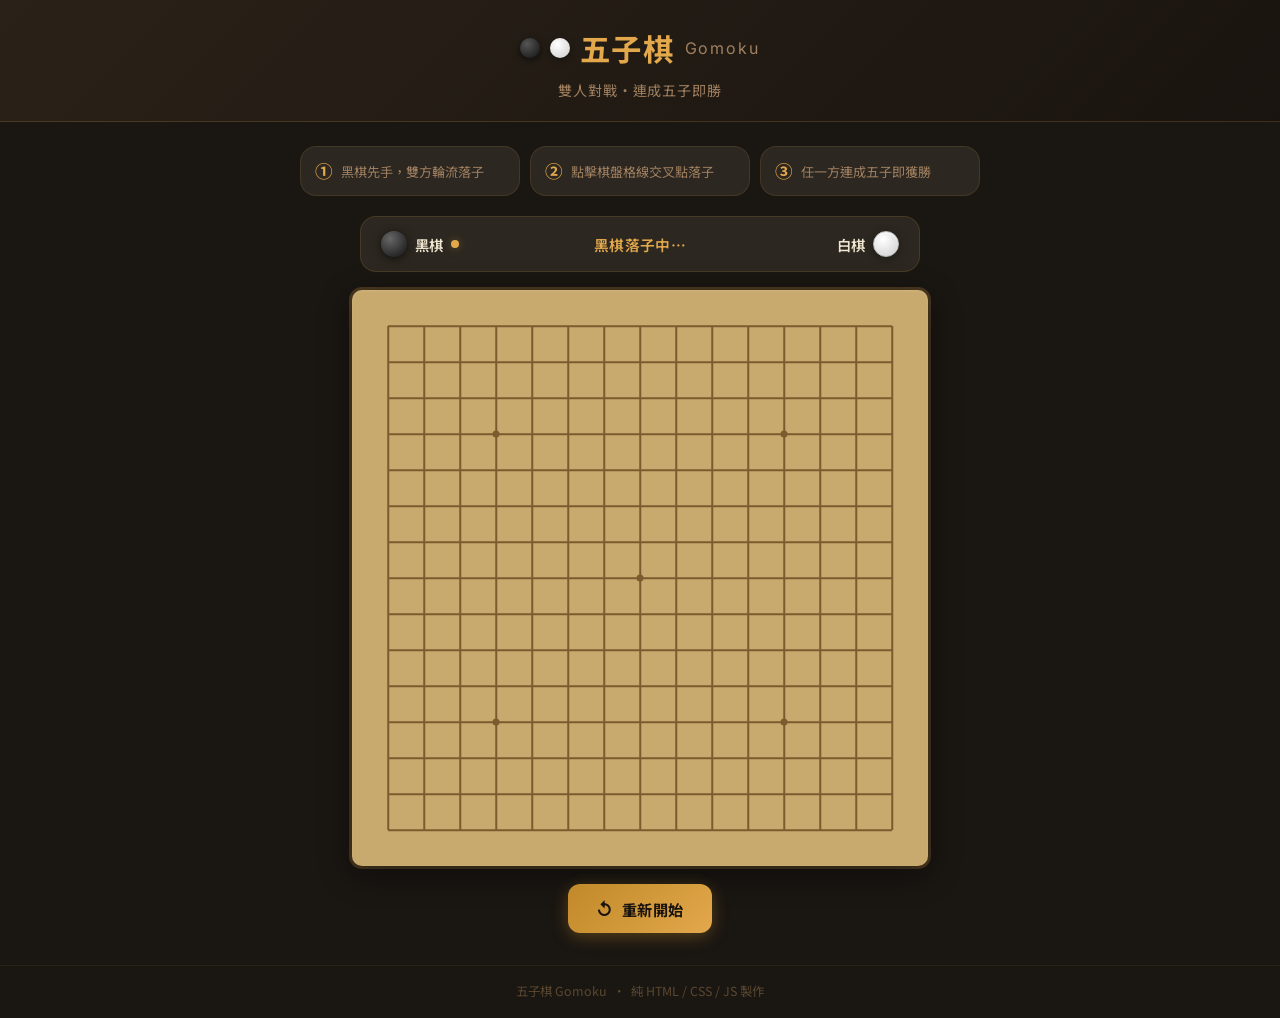
<file: index.html>
<!DOCTYPE html>
<html lang="zh-TW">
<head>
  <meta charset="UTF-8" />
  <meta name="viewport" content="width=device-width, initial-scale=1.0" />
  <meta name="description" content="五子棋雙人對戰遊戲，在棋盤上連成五子即獲勝。支援手機與電腦瀏覽。" />
  <title>五子棋 · Gomoku</title>
  <link rel="preconnect" href="https://fonts.googleapis.com" />
  <link rel="preconnect" href="https://fonts.gstatic.com" crossorigin />
  <link href="https://fonts.googleapis.com/css2?family=Noto+Sans+TC:wght@400;500;700&family=Inter:wght@400;600;700&display=swap" rel="stylesheet" />
  <link rel="stylesheet" href="style.css" />
</head>
<body>
  <div class="page-wrapper">

    <!-- Header -->
    <header class="site-header">
      <div class="header-inner">
        <div class="logo">
          <span class="logo-stone black-stone-icon"></span>
          <span class="logo-stone white-stone-icon"></span>
          <span class="logo-text">五子棋</span>
          <span class="logo-sub">Gomoku</span>
        </div>
        <p class="tagline">雙人對戰・連成五子即勝</p>
      </div>
    </header>

    <!-- Main content -->
    <main class="main-content">

      <!-- How to play -->
      <section class="howto-section" id="howto">
        <div class="howto-cards">
          <div class="howto-card">
            <span class="howto-icon">①</span>
            <p>黑棋先手，雙方輪流落子</p>
          </div>
          <div class="howto-card">
            <span class="howto-icon">②</span>
            <p>點擊棋盤格線交叉點落子</p>
          </div>
          <div class="howto-card">
            <span class="howto-icon">③</span>
            <p>任一方連成五子即獲勝</p>
          </div>
        </div>
      </section>

      <!-- Game area -->
      <section class="game-section">

        <!-- Status bar -->
        <div class="status-bar" id="status-bar">
          <div class="status-player" id="black-player">
            <div class="player-stone black-stone-icon"></div>
            <span class="player-label">黑棋</span>
            <div class="turn-indicator" id="black-indicator"></div>
          </div>

          <div class="status-center">
            <p class="status-text" id="status-text">黑棋落子中…</p>
          </div>

          <div class="status-player" id="white-player">
            <div class="turn-indicator" id="white-indicator"></div>
            <span class="player-label">白棋</span>
            <div class="player-stone white-stone-icon"></div>
          </div>
        </div>

        <!-- Board wrapper -->
        <div class="board-outer">
          <div class="board-container">
            <div class="board" id="board" role="grid" aria-label="五子棋棋盤"></div>
          </div>
        </div>

        <!-- Controls -->
        <div class="controls">
          <button class="btn-restart" id="btn-restart" type="button">
            <span class="btn-icon">↺</span>
            重新開始
          </button>
        </div>

      </section>
    </main>

    <!-- Win overlay -->
    <div class="overlay hidden" id="win-overlay" role="dialog" aria-modal="true" aria-labelledby="win-title">
      <div class="overlay-card">
        <div class="win-stones" id="win-stones">
          <span class="big-stone" id="win-stone-icon"></span>
        </div>
        <h2 class="win-title" id="win-title">黑棋獲勝！</h2>
        <p class="win-sub">恭喜連成五子！</p>
        <button class="btn-restart btn-large" id="btn-restart-overlay" type="button">
          <span class="btn-icon">↺</span>
          再玩一局
        </button>
      </div>
    </div>

    <footer class="site-footer">
      <p>五子棋 Gomoku &nbsp;·&nbsp; 純 HTML / CSS / JS 製作</p>
    </footer>
  </div>

  <script src="script.js"></script>
</body>
</html>
</file>
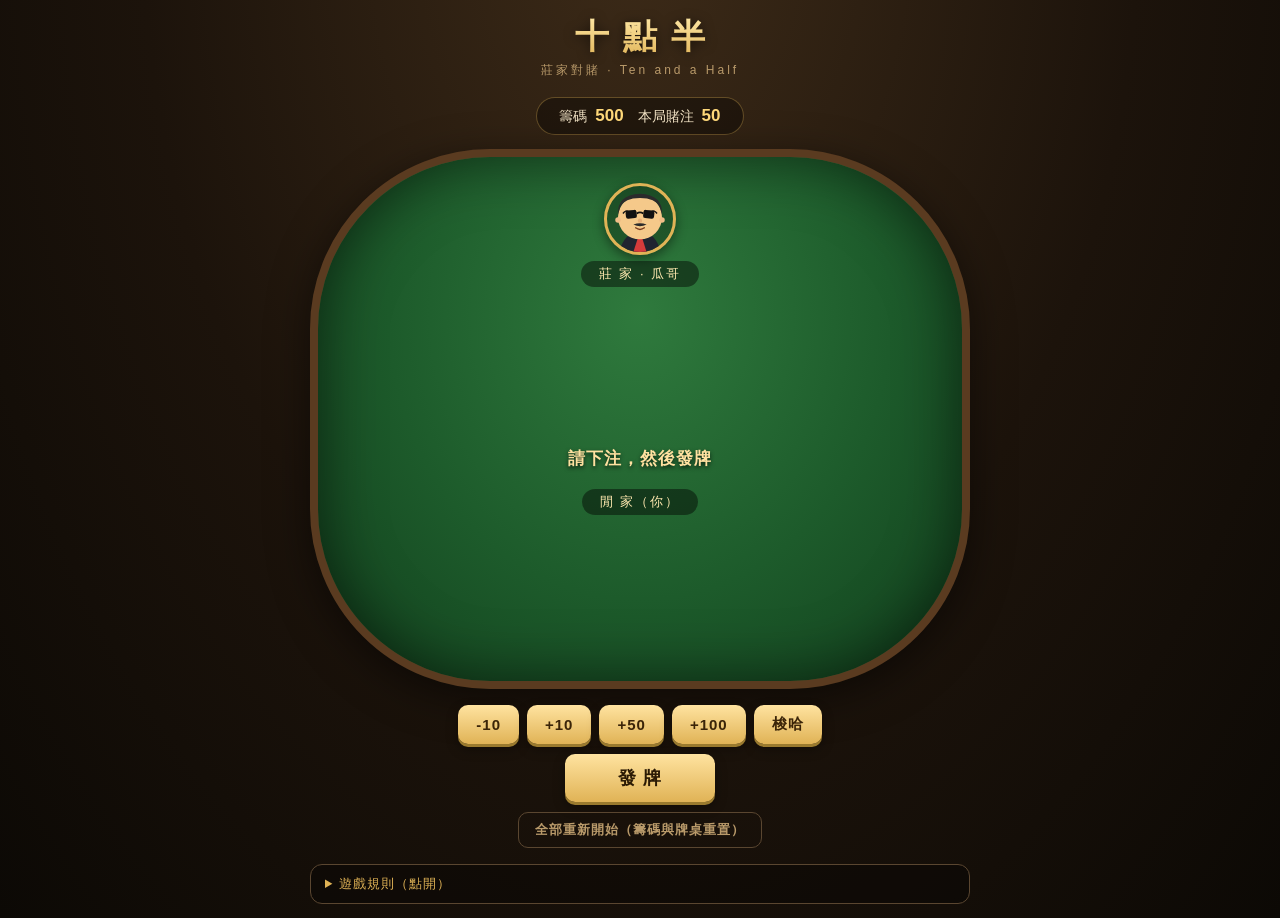
<file: shidianban/index.html>
<!DOCTYPE html>
<html lang="zh-Hant">
<head>
<meta charset="UTF-8">
<meta name="viewport" content="width=device-width, initial-scale=1.0">
<title>十點半 · 莊家對賭</title>
<style>
  *{box-sizing:border-box;margin:0;padding:0}
  body{
    font-family:'Noto Sans TC','Microsoft JhengHei','PingFang TC',sans-serif;
    min-height:100vh;
    display:flex;flex-direction:column;align-items:center;
    color:#f5e6c8;
    background:radial-gradient(ellipse at 50% -10%, #3d2b18 0%, #1c130b 55%, #0c0905 100%);
    padding:14px;
  }
  header{text-align:center;margin-bottom:10px}
  header h1{
    font-size:34px;letter-spacing:14px;text-indent:14px;
    background:linear-gradient(180deg,#ffe9a8,#e0b356);
    -webkit-background-clip:text;background-clip:text;
    -webkit-text-fill-color:transparent;color:transparent;
    filter:drop-shadow(0 2px 6px rgba(0,0,0,.6));
  }
  header .sub{font-size:12px;letter-spacing:3px;color:#b99a6a;margin-top:2px}

  .chipsbar{
    display:flex;gap:14px;align-items:center;
    background:rgba(0,0,0,.35);border:1px solid rgba(224,179,86,.35);
    border-radius:999px;padding:8px 22px;margin:8px 0 14px;font-size:14px;
  }
  .chipsbar b{color:#ffd97a;font-size:17px;margin-left:4px}

  .table{
    width:min(660px,96vw);
    background:radial-gradient(ellipse at 50% 30%, #2f7a3d 0%, #1d5b2b 55%, #12401d 100%);
    border-radius:180px;border:8px solid #5a3b20;
    box-shadow:inset 0 0 60px rgba(0,0,0,.55), 0 10px 40px rgba(0,0,0,.5);
    padding:26px 18px;
    display:flex;flex-direction:column;gap:14px;
  }
  .seat{text-align:center;position:relative}
  .seat-label{
    display:inline-block;font-size:13px;letter-spacing:2px;
    background:rgba(0,0,0,.45);border-radius:999px;padding:4px 18px;color:#ffe9b0;
  }
  .seat-total{
    font-size:13px;color:#ffe9b0;margin-top:4px;min-height:18px;
  }
  .dealer-avatar{
    width:72px;height:72px;margin:0 auto 6px;border-radius:50%;
    background:rgba(0,0,0,.25);border:3px solid #e0b356;
    box-shadow:0 4px 12px rgba(0,0,0,.45);overflow:hidden;
  }
  .dealer-avatar svg{width:100%;height:100%;display:block}

  .boom{position:absolute;left:50%;top:55%;width:0;height:0;pointer-events:none;z-index:20}
  .boom .flash{
    position:absolute;left:0;top:0;width:90px;height:90px;margin:-45px 0 0 -45px;border-radius:50%;
    background:radial-gradient(circle,#fffbe8 0%,#ffd54a 35%,#ff7a00 70%,rgba(255,60,0,0) 100%);
    animation:boomflash .55s ease-out forwards;
  }
  @keyframes boomflash{0%{transform:scale(.2);opacity:1}100%{transform:scale(2.4);opacity:0}}
  .boom .emoji{
    position:absolute;left:0;top:0;margin:-28px 0 0 -28px;font-size:56px;
    animation:boomemoji .8s ease-out forwards;
  }
  @keyframes boomemoji{0%{transform:scale(.3);opacity:0}25%{transform:scale(1.2);opacity:1}100%{transform:scale(1.6) translateY(-42px);opacity:0}}
  .boom .particle{
    position:absolute;width:9px;height:9px;border-radius:2px;left:0;top:0;margin:-4px 0 0 -4px;
    background:var(--col);animation:boomfly .85s cubic-bezier(.2,.6,.3,1) forwards;
  }
  @keyframes boomfly{
    from{transform:translate(0,0) rotate(0);opacity:1}
    to{transform:translate(var(--dx),var(--dy)) rotate(var(--rot));opacity:0}
  }
  .seat.shake{animation:shaket .5s}
  @keyframes shaket{0%,100%{transform:translateX(0)}20%{transform:translateX(-10px)}40%{transform:translateX(9px)}60%{transform:translateX(-6px)}80%{transform:translateX(4px)}}
  .cards{
    display:flex;justify-content:center;flex-wrap:wrap;gap:6px;min-height:118px;
    padding:10px 0 4px;
  }
  .mid{min-height:34px;display:flex;align-items:center;justify-content:center}
  .msg{
    font-size:17px;font-weight:600;letter-spacing:1px;text-align:center;
    text-shadow:0 2px 4px rgba(0,0,0,.7);color:#ffe1a0;
  }
  .msg.win{color:#8be89b}.msg.lose{color:#ff8b8b}.msg.push{color:#ffe1a0}

  .card{
    position:relative;width:62px;height:92px;border-radius:9px;
    background:linear-gradient(160deg,#ffffff,#ece9e4);
    box-shadow:0 3px 8px rgba(0,0,0,.45), inset 0 0 0 1px rgba(0,0,0,.08);
    color:#1b1b22;
    animation:deal .35s ease-out;
  }
  @keyframes deal{from{transform:translateY(-26px) scale(.8);opacity:0}to{transform:none;opacity:1}}
  .bet-placeholder{
    font-size:14px;color:#fffa;display:flex;align-items:center;justify-content:center;
  }
  .card.red{color:#d02424}
  .corner{position:absolute;top:5px;left:6px;font-weight:800;line-height:1;display:flex;flex-direction:column;align-items:center}
  .corner .rank{font-size:19px}
  .corner .suit{font-size:14px}
  .center{position:absolute;inset:0;display:flex;align-items:center;justify-content:center;font-size:34px}
  .corner.flip{top:auto;left:auto;right:6px;bottom:5px;transform:rotate(180deg)}
  .card.back{
    background:repeating-linear-gradient(45deg,#7a1f1f 0 10px,#5a1616 10px 20px);
    border:3px solid #f5e6c8;
  }
  .card.back::after{
    content:'';position:absolute;inset:6px;border-radius:5px;
    border:2px dashed #e0b356;
  }

  .controls{width:min(660px,96vw);margin-top:16px}
  .area{display:flex;flex-direction:column;gap:10px;align-items:center}
  .area.hidden{display:none}
  .bet-row{display:flex;gap:8px;flex-wrap:wrap;justify-content:center}
  button{
    font-family:inherit;cursor:pointer;border:none;border-radius:10px;
    font-size:15px;font-weight:700;letter-spacing:1px;color:#3a2408;
    background:linear-gradient(180deg,#ffe3a0,#e0b356);
    box-shadow:0 3px 0 #9a7a2e,0 5px 12px rgba(0,0,0,.35);
    padding:10px 18px;
    transition:transform .06s, box-shadow .06s, filter .15s;
  }
  button:hover{filter:brightness(1.08)}
  button:active{transform:translateY(2px);box-shadow:0 1px 0 #9a7a2e}
  button:disabled{opacity:.45;cursor:not-allowed}
  button.primary{min-width:150px;padding:12px 26px;font-size:18px;color:#2b1a04}
  button.ghost{
    background:transparent;color:#b99a6a;box-shadow:none;border:1px solid #5a4630;
    font-size:13px;font-weight:600;margin-top:10px;padding:8px 16px;
  }
  button.ghost:hover{background:rgba(224,179,86,.1);filter:none}

  details.rules{
    width:min(660px,96vw);margin-top:16px;
    background:rgba(0,0,0,.3);border:1px solid #5a4630;border-radius:12px;padding:10px 14px;
  }
  details summary{cursor:pointer;font-size:13px;color:#e0b356;letter-spacing:1px}
  details ul{margin:8px 0 2px 18px;color:#d8c39b;font-size:13px;line-height:1.7}
</style>
</head>
<body>

  <header>
    <h1>十點半</h1>
    <div class="sub">莊家對賭 · Ten and a Half</div>
  </header>

  <div class="chipsbar">
    <span>籌碼 <b id="chips">500</b></span>
    <span>本局賭注 <b id="bet">50</b></span>
  </div>

  <div class="table">
    <div class="seat dealer">
      <div class="dealer-avatar" title="莊家：瓜哥">
        <svg viewBox="0 0 120 120" aria-hidden="true">
          <path d="M22 120 Q32 84 60 82 Q88 84 98 120 Z" fill="#1f2430"/>
          <path d="M48 120 L60 82 L72 120 Z" fill="#d43b3b"/>
          <path d="M60 82 L52 96 L60 91 L68 96 Z" fill="#fff"/>
          <circle cx="60" cy="57" r="40" fill="#f5c98a"/>
          <path d="M20 52 Q18 16 60 14 Q102 16 100 52 L96 38 Q88 22 60 22 Q32 22 24 38 Z" fill="#2b2b2b"/>
          <circle cx="20" cy="62" r="5" fill="#f0bd87"/>
          <circle cx="100" cy="62" r="5" fill="#f0bd87"/>
          <rect x="34" y="44" width="20" height="15" rx="4" fill="#111" transform="rotate(-6 44 51)"/>
          <rect x="66" y="44" width="20" height="15" rx="4" fill="#111" transform="rotate(6 76 51)"/>
          <path d="M54 50 Q60 46 66 50" stroke="#111" stroke-width="3" fill="none"/>
          <path d="M29 50 Q34 43 39 47" stroke="#111" stroke-width="2.5" fill="none"/>
          <path d="M81 47 Q86 43 91 50" stroke="#111" stroke-width="2.5" fill="none"/>
          <circle cx="60" cy="63" r="4" fill="#e8b077"/>
          <path d="M48 70 Q60 76 72 70 Q60 65 48 70 Z" fill="#2b2b2b"/>
          <path d="M52 76 Q60 82 68 76" stroke="#7a3d1f" stroke-width="2.5" fill="none" stroke-linecap="round"/>
        </svg>
      </div>
      <div class="seat-label">莊 家 · 瓜哥</div>
      <div class="seat-total" id="dealerTotal"></div>
      <div class="cards" id="dealerCards"></div>
    </div>
    <div class="mid">
      <div class="msg" id="msg">請下注</div>
    </div>
    <div class="seat player">
      <div class="seat-label">閒 家（你）</div>
      <div class="seat-total" id="playerTotal"></div>
      <div class="cards" id="playerCards"></div>
    </div>
  </div>

  <div class="controls">
    <div class="area" id="betArea">
      <div class="bet-row">
        <button data-add="-10">-10</button>
        <button data-add="10">+10</button>
        <button data-add="50">+50</button>
        <button data-add="100">+100</button>
        <button id="btnAll">梭哈</button>
      </div>
      <button id="btnDeal" class="primary">發 牌</button>
    </div>
    <div class="area hidden" id="playerArea">
      <button id="btnHit" class="primary">要 牌</button>
      <button id="btnStand" class="primary">停 牌</button>
    </div>
    <div class="area hidden" id="resultArea">
      <button id="btnNext" class="primary">下一局</button>
    </div>
  </div>

  <button id="btnReset" class="ghost">全部重新開始（籌碼與牌桌重置）</button>

  <details class="rules">
    <summary>遊戲規則（點開）</summary>
    <ul>
      <li>使用完整一副牌（52 張）。A＝1 點，2～10 為面值，J/Q/K＝半點（0.5）。</li>
      <li>開局時玩家與莊家「各只發一張牌」，之後由你決定要牌或停牌。</li>
      <li>目標：點數最接近且不超過「十點半（10.5）」者獲勝，超過 10.5 就是爆牌，直接判輸。</li>
      <li>「天牌」：只有兩張牌就湊到 10.5，輸贏以 2 倍賭注計算。</li>
      <li>湊滿 5 張牌未爆牌稱為「五公」，為最大牌型，直接以 2 倍賭注獲勝。</li>
      <li>「要牌」可一直補牌，「停牌」後由莊家補牌：莊家未滿 7 點必須補牌，滿 7 點（含）停止。</li>
      <li>雙方同點為平手，退還賭注。</li>
    </ul>
  </details>

<script>
(function(){
  'use strict';

  var suitSym = ['\u2660','\u2665','\u2666','\u2663'];
  var isRed = function(s){ return s===1 || s===2; };

  function valueOf(r){ return r===1 ? 1 : (r>=11 ? 0.5 : r); }
  function rankLabel(r){
    if(r===1) return 'A';
    if(r===11) return 'J';
    if(r===12) return 'Q';
    if(r===13) return 'K';
    return String(r);
  }
  function totalOf(cards){
    var t=0;
    for(var i=0;i<cards.length;i++) t+=valueOf(cards[i].r);
    return Math.round(t*2)/2;
  }
  function makeShoe(){
    var c=[], r, s;
    for(r=1;r<=13;r++) for(s=0;s<4;s++) c.push({r:r,s:s});
    return c;
  }
  function shuffle(a){
    for(var i=a.length-1;i>0;i--){
      var j=Math.floor(Math.random()*(i+1));
      var t=a[i]; a[i]=a[j]; a[j]=t;
    }
    return a;
  }
  function sleep(ms){ return new Promise(function(res){ setTimeout(res,ms); }); }

  var state = {
    shoe: [],
    chips: 500,
    bet: 50,
    phase: 'bet',           // bet | player | dealer | result
    player: { cards: [] },
    dealer: { cards: [], hiddenFirst: true },
    winText: ''
  };

  var chipsEl   = document.getElementById('chips');
  var betEl     = document.getElementById('bet');
  var playerCardsEl = document.getElementById('playerCards');
  var dealerCardsEl = document.getElementById('dealerCards');
  var playerTotalEl  = document.getElementById('playerTotal');
  var dealerTotalEl  = document.getElementById('dealerTotal');
  var msgEl     = document.getElementById('msg');
  var betArea   = document.getElementById('betArea');
  var playerArea= document.getElementById('playerArea');
  var resultArea= document.getElementById('resultArea');
  var btnHit    = document.getElementById('btnHit');
  var btnDeal   = document.getElementById('btnDeal');
  var btnAll    = document.getElementById('btnAll');
  var btnNext   = document.getElementById('btnNext');
  var elDealerSeat = document.querySelector('.seat.dealer');
  var elPlayerSeat = document.querySelector('.seat.player');

  var BOOM_COLORS = ['#ffd54a','#ff9f1c','#ff6b35','#ff3d00','#fff3b0'];
  function boom(seatEl){
    var b = document.createElement('div');
    b.className = 'boom';
    b.innerHTML = '<div class="flash"></div><div class="emoji">💥</div>';
    for(var i=0;i<26;i++){
      var p = document.createElement('div');
      p.className = 'particle';
      var ang = Math.random()*Math.PI*2;
      var dist = 50 + Math.random()*130;
      p.style.setProperty('--dx', Math.cos(ang)*dist+'px');
      p.style.setProperty('--dy', Math.sin(ang)*dist+'px');
      p.style.setProperty('--rot', (Math.random()*720-360)+'deg');
      p.style.setProperty('--col', BOOM_COLORS[i % BOOM_COLORS.length]);
      b.appendChild(p);
    }
    seatEl.appendChild(b);
    seatEl.classList.add('shake');
    setTimeout(function(){ seatEl.classList.remove('shake'); }, 520);
    setTimeout(function(){ if(b.parentNode) b.parentNode.removeChild(b); }, 950);
  }

  function cardHTML(c){
    var red = isRed(c.s);
    var lab = rankLabel(c.r);
    var sym = suitSym[c.s];
    return '<div class="card '+(red?'red':'black')+'">'
      +'<div class="corner"><span class="rank">'+lab+'</span><span class="suit">'+sym+'</span></div>'
      +'<div class="center">'+sym+'</div>'
      +'<div class="corner flip"><span class="suit">'+sym+'</span><span class="rank">'+lab+'</span></div>'
      +'</div>';
  }
  function backHTML(){
    return '<div class="card back"></div>';
  }

  function hit(hand){
    if(state.shoe.length < 15) state.shoe = shuffle(makeShoe());
    hand.cards.push(state.shoe.pop());
    hand.total = totalOf(hand.cards);
  }

  function render(){
    chipsEl.textContent = state.chips;
    betEl.textContent   = state.bet;

    playerCardsEl.innerHTML = state.player.cards.map(cardHTML).join('');
    dealerCardsEl.innerHTML = state.dealer.cards.map(function(c,i){
      return (state.dealer.hiddenFirst && i===0) ? backHTML() : cardHTML(c);
    }).join('');

    playerTotalEl.textContent = state.player.cards.length ? '點數 '+state.player.total : '';
    dealerTotalEl.textContent = state.dealer.cards.length
      ? (state.dealer.hiddenFirst ? '點數 ？' : '點數 '+state.dealer.total)
      : '';

    betArea.classList.toggle('hidden', state.phase!=='bet');
    playerArea.classList.toggle('hidden', state.phase!=='player');
    resultArea.classList.toggle('hidden', state.phase!=='result');

    btnDeal.disabled = state.chips < 1;
    btnHit.disabled  = state.player.total >= 10.5;

    msgEl.className = 'msg';
    if(state.phase==='bet')      msgEl.textContent = state.chips<1 ? '籌碼歸零，請按「全部重新開始」' : '請下注，然後發牌';
    else if(state.phase==='player') msgEl.textContent = '輪到你：要牌 或 停牌';
    else if(state.phase==='dealer') msgEl.textContent = '莊家補牌中⋯';
    else {
      msgEl.textContent = state.winText;
      var diff = state.player.total - state.dealer.total;
      if(state.winText.indexOf('五公')>=0 || state.winText.indexOf('天牌')>=0 || state.winText.indexOf('獲勝')>=0){
        msgEl.className = 'msg win';
      } else if(state.winText.indexOf('爆')>=0 && state.winText.indexOf('莊家')>=0){
        msgEl.className = 'msg win';
      } else if(state.winText.indexOf('爆')>=0){
        msgEl.className = 'msg lose';
      } else if(state.winText.indexOf('平手')>=0){
        msgEl.className = 'msg push';
      } else if(diff>0){
        msgEl.className = 'msg win';
      } else {
        msgEl.className = 'msg lose';
      }
    }
  }

  function startGame(){
    if(state.phase!=='bet') return;
    if(state.bet<1 || state.bet>state.chips) return;
    state.chips -= state.bet;
    state.player = { cards: [] };
    state.dealer = { cards: [], hiddenFirst: true };

    hit(state.player);
    hit(state.dealer);

    state.phase='player';
    render();
  }

  function playerHit(){
    if(state.phase!=='player') return;
    hit(state.player);
    if(state.player.total>10.5){ resolve(); return; }
    if(state.player.cards.length===5){ resolve(); return; }
    if(state.player.total===10.5){ playerStand(); return; }
    render();
  }

  async function playerStand(){
    if(state.phase!=='player') return;
    state.phase='dealer';
    state.dealer.hiddenFirst = false;
    render();
    await sleep(500);
    while(state.phase==='dealer' && state.dealer.total<7 && state.dealer.cards.length<5){
      await sleep(650);
      if(state.phase!=='dealer') return;
      hit(state.dealer);
      render();
    }
    if(state.phase!=='dealer') return;
    resolve();
  }

  function resolve(){
    state.phase='result';
    state.dealer.hiddenFirst=false;
    var P=state.player, D=state.dealer;
    var pTian = P.total===10.5 && P.cards.length===2;
    var dTian = D.total===10.5 && D.cards.length===2;
    var pFive = P.total<=10.5 && P.cards.length===5;
    var dFive = D.total<=10.5 && D.cards.length===5;
    var win, txt;

    if(P.total>10.5){
      win=-state.bet; txt='你爆牌了（'+P.total+'）！莊家獲勝';
      boom(elPlayerSeat);
    }
    else if(pFive){ win=2*state.bet; txt='五公！五張牌未爆，直接獲勝'; }
    else if(dFive){ win=-2*state.bet; txt='莊家五公，莊家獲勝'; }
    else if(pTian && dTian){ win=0; txt='雙方都是天牌，平手'; }
    else if(pTian){ win=2*state.bet; txt='天牌十點半！以雙倍賭注獲勝'; }
    else if(dTian){ win=-2*state.bet; txt='莊家天牌，以雙倍賭注落敗'; }
    else if(D.total>10.5){
      win=state.bet; txt='莊家爆牌（'+D.total+'）！你贏了';
      boom(elDealerSeat);
    }
    else if(P.total>D.total){ win=state.bet; txt='你 '+P.total+' 點，莊家 '+D.total+' 點，你贏了'; }
    else if(P.total===D.total){ win=0; txt='同為 '+P.total+' 點，平手退注'; }
    else { win=-state.bet; txt='你 '+P.total+' 點，莊家 '+D.total+' 點，莊家獲勝'; }

    state.winText = win<0 ? txt+'（-'+state.bet+'）' : (win>0 ? txt+'（+'+win+'）' : txt);
    state.chips += state.bet + win;
    state.lastWin = win;
    render();
  }

  function nextRound(){
    if(state.phase!=='result') return;
    state.player={cards:[]};
    state.dealer={cards:[],hiddenFirst:true};
    state.winText='';
    state.phase='bet';
    render();
  }

  function resetTable(){
    state.shoe=shuffle(makeShoe());
    state.chips=500;
    state.bet=50;
    state.player={cards:[]};
    state.dealer={cards:[],hiddenFirst:true};
    state.phase='bet';
    state.winText='';
    render();
  }

  // ----- events -----
  document.querySelectorAll('.bet-row [data-add]').forEach(function(b){
    b.addEventListener('click', function(){
      if(state.phase!=='bet') return;
      var d=parseInt(b.getAttribute('data-add'),10);
      state.bet=Math.min(Math.max(1,state.bet+d),Math.max(1,state.chips));
      render();
    });
  });
  btnAll.addEventListener('click', function(){
    if(state.phase!=='bet') return;
    state.bet=Math.max(1,state.chips);
    render();
  });
  btnDeal.addEventListener('click', startGame);
  btnHit.addEventListener('click', playerHit);
  btnStand.addEventListener('click', playerStand);
  btnNext.addEventListener('click', nextRound);
  document.getElementById('btnReset').addEventListener('click', resetTable);

  state.shoe=shuffle(makeShoe());
  render();
})();
</script>
</body>
</html>
</file>
<file: style.css>
/* ===== CSS Variables ===== */
:root {
  --bg-deep:       #1a1612;
  --bg-main:       #211e19;
  --bg-card:       #2c2720;
  --bg-board:      #c8a96e;
  --bg-board-dark: #b8954f;
  --line-color:    #7a5c2e;
  --accent:        #e2a84b;
  --accent-glow:   rgba(226, 168, 75, 0.35);
  --text-primary:  #f0e6d0;
  --text-muted:    #a08060;
  --stone-black:   #1c1c1c;
  --stone-white:   #f2eeea;
  --stone-shadow-b: rgba(0,0,0,0.55);
  --stone-shadow-w: rgba(180,160,120,0.45);
  --radius-card:   16px;
  --radius-btn:    12px;
  --transition:    0.18s ease;
}

/* ===== Reset ===== */
*, *::before, *::after { box-sizing: border-box; margin: 0; padding: 0; }
html { scroll-behavior: smooth; }
body {
  font-family: 'Noto Sans TC', 'Inter', sans-serif;
  background: var(--bg-deep);
  color: var(--text-primary);
  min-height: 100vh;
  line-height: 1.6;
}

/* ===== Page wrapper ===== */
.page-wrapper {
  display: flex;
  flex-direction: column;
  min-height: 100vh;
}

/* ===== Header ===== */
.site-header {
  background: linear-gradient(135deg, #2a2218 0%, #1a1410 100%);
  border-bottom: 1px solid rgba(226,168,75,0.18);
  padding: 24px 16px 20px;
  text-align: center;
}
.header-inner { max-width: 640px; margin: 0 auto; }

.logo {
  display: flex;
  align-items: center;
  justify-content: center;
  gap: 10px;
  margin-bottom: 6px;
}
.logo-stone {
  display: inline-block;
  width: 20px;
  height: 20px;
  border-radius: 50%;
}
.black-stone-icon {
  background: radial-gradient(circle at 35% 30%, #555, #111);
  box-shadow: 0 2px 6px rgba(0,0,0,0.6);
}
.white-stone-icon {
  background: radial-gradient(circle at 38% 32%, #fff, #ccc);
  box-shadow: 0 2px 6px rgba(0,0,0,0.35);
}
.logo-text {
  font-size: 1.9rem;
  font-weight: 700;
  color: var(--accent);
  letter-spacing: 0.05em;
}
.logo-sub {
  font-size: 1rem;
  font-weight: 400;
  color: var(--text-muted);
  font-family: 'Inter', sans-serif;
  letter-spacing: 0.12em;
}
.tagline {
  color: var(--text-muted);
  font-size: 0.88rem;
  letter-spacing: 0.06em;
}

/* ===== Main ===== */
.main-content {
  flex: 1;
  display: flex;
  flex-direction: column;
  align-items: center;
  gap: 20px;
  padding: 24px 12px 32px;
}

/* ===== How to play ===== */
.howto-section { width: 100%; max-width: 680px; }
.howto-cards {
  display: flex;
  gap: 10px;
  justify-content: center;
  flex-wrap: wrap;
}
.howto-card {
  background: var(--bg-card);
  border: 1px solid rgba(226,168,75,0.12);
  border-radius: var(--radius-card);
  padding: 10px 14px;
  display: flex;
  align-items: center;
  gap: 8px;
  font-size: 0.82rem;
  color: var(--text-muted);
  flex: 1;
  min-width: 160px;
  max-width: 220px;
}
.howto-icon {
  font-size: 1.1rem;
  color: var(--accent);
  font-weight: 700;
  flex-shrink: 0;
}

/* ===== Game section ===== */
.game-section {
  display: flex;
  flex-direction: column;
  align-items: center;
  gap: 18px;
  width: 100%;
  max-width: 700px;
}

/* ===== Status bar ===== */
.status-bar {
  display: flex;
  align-items: center;
  justify-content: space-between;
  width: 100%;
  max-width: 560px;
  background: var(--bg-card);
  border: 1px solid rgba(226,168,75,0.14);
  border-radius: var(--radius-card);
  padding: 14px 20px;
  gap: 10px;
}
.status-player {
  display: flex;
  align-items: center;
  gap: 8px;
  flex: 1;
}
#white-player { justify-content: flex-end; }

.player-stone {
  width: 26px;
  height: 26px;
  border-radius: 50%;
  flex-shrink: 0;
}
/* Reuse icon styles */
.player-stone.black-stone-icon {
  background: radial-gradient(circle at 35% 30%, #666, #111);
  box-shadow: 0 2px 8px rgba(0,0,0,0.6);
}
.player-stone.white-stone-icon {
  background: radial-gradient(circle at 38% 32%, #fff, #ccc);
  box-shadow: 0 2px 8px rgba(0,0,0,0.35), inset 0 1px 2px rgba(255,255,255,0.8);
  border: 1px solid #bbb;
}
.player-label {
  font-size: 0.9rem;
  font-weight: 600;
  color: var(--text-primary);
}
.turn-indicator {
  width: 8px;
  height: 8px;
  border-radius: 50%;
  background: transparent;
  transition: background var(--transition), box-shadow var(--transition);
}
.turn-indicator.active {
  background: var(--accent);
  box-shadow: 0 0 8px var(--accent-glow);
}

.status-center { text-align: center; flex: 1.4; }
.status-text {
  font-size: 0.92rem;
  font-weight: 600;
  color: var(--accent);
  letter-spacing: 0.03em;
  min-height: 1.4em;
}

/* ===== Board outer ===== */
.board-outer {
  width: 100%;
  display: flex;
  justify-content: center;
}
.board-container {
  background: var(--bg-board);
  border-radius: 10px;
  padding: 18px;
  box-shadow:
    0 8px 32px rgba(0,0,0,0.45),
    0 0 0 3px rgba(122,92,46,0.5),
    inset 0 1px 3px rgba(255,240,200,0.18);
  width: fit-content;
  max-width: 100%;
}

/* ===== Board grid ===== */
.board {
  display: grid;
  gap: 0;
  position: relative;
  /* 15 columns × 15 rows; cell width set by JS */
}

.cell {
  position: relative;
  cursor: pointer;
  /* Lines drawn via pseudo-elements */
}

/* Horizontal line segment */
.cell::before {
  content: '';
  position: absolute;
  top: 50%;
  left: 0;
  width: 100%;
  height: 1.5px;
  background: var(--line-color);
  transform: translateY(-50%);
  z-index: 0;
}

/* Vertical line segment */
.cell::after {
  content: '';
  position: absolute;
  top: 0;
  left: 50%;
  height: 100%;
  width: 1.5px;
  background: var(--line-color);
  transform: translateX(-50%);
  z-index: 0;
}

/* Trim horizontal lines at edges */
.cell.edge-left::before  { left: 50%; width: 50%; }
.cell.edge-right::before { width: 50%; }
/* Trim vertical lines at edges */
.cell.edge-top::after    { top: 50%; height: 50%; }
.cell.edge-bottom::after { height: 50%; }

/* Star points (hoshi) */
.cell.star-point .hoshi {
  position: absolute;
  top: 50%; left: 50%;
  width: 7px; height: 7px;
  background: var(--line-color);
  border-radius: 50%;
  transform: translate(-50%, -50%);
  z-index: 1;
  pointer-events: none;
}

/* Stone element */
.stone {
  position: absolute;
  top: 50%; left: 50%;
  width: 82%;
  height: 82%;
  border-radius: 50%;
  transform: translate(-50%, -50%);
  z-index: 2;
  pointer-events: none;
  transition: transform 0.12s cubic-bezier(.25,1.5,.5,1), opacity 0.1s;
}
.stone.black {
  background: radial-gradient(circle at 37% 33%, #6a6a6a, #111 65%);
  box-shadow:
    0 3px 10px rgba(0,0,0,0.7),
    inset 0 1px 2px rgba(255,255,255,0.18);
}
.stone.white {
  background: radial-gradient(circle at 38% 32%, #ffffff, #d8d2cc 65%);
  box-shadow:
    0 3px 10px rgba(0,0,0,0.35),
    inset 0 1px 3px rgba(255,255,255,0.9),
    0 0 0 1px rgba(0,0,0,0.12);
}

/* Pop-in animation */
@keyframes stone-pop {
  0%   { transform: translate(-50%, -50%) scale(0.3); opacity: 0.4; }
  70%  { transform: translate(-50%, -50%) scale(1.1); }
  100% { transform: translate(-50%, -50%) scale(1);   opacity: 1; }
}
.stone.pop {
  animation: stone-pop 0.22s cubic-bezier(.25,1.5,.5,1) forwards;
}

/* Hover ghost stone */
.cell:not(.occupied):hover .ghost {
  display: block;
}
.ghost {
  display: none;
  position: absolute;
  top: 50%; left: 50%;
  width: 82%; height: 82%;
  border-radius: 50%;
  transform: translate(-50%, -50%);
  z-index: 2;
  pointer-events: none;
  opacity: 0.35;
}
.ghost.ghost-black {
  background: radial-gradient(circle at 37% 33%, #888, #111);
}
.ghost.ghost-white {
  background: radial-gradient(circle at 38% 32%, #fff, #bbb);
}

/* Winning stones highlight */
.stone.winning {
  box-shadow:
    0 0 0 3px var(--accent),
    0 0 14px var(--accent-glow),
    0 3px 10px rgba(0,0,0,0.55);
  animation: pulse-win 0.9s ease-in-out infinite alternate;
}
@keyframes pulse-win {
  from { box-shadow: 0 0 0 2px var(--accent), 0 0 10px var(--accent-glow); }
  to   { box-shadow: 0 0 0 4px var(--accent), 0 0 22px rgba(226,168,75,0.6); }
}

/* ===== Controls ===== */
.controls { width: 100%; display: flex; justify-content: center; }

.btn-restart {
  display: inline-flex;
  align-items: center;
  gap: 8px;
  background: linear-gradient(135deg, #c1892a, #e2a84b);
  color: #1a1410;
  font-size: 0.95rem;
  font-weight: 700;
  font-family: inherit;
  border: none;
  border-radius: var(--radius-btn);
  padding: 12px 28px;
  cursor: pointer;
  transition: transform var(--transition), box-shadow var(--transition), filter var(--transition);
  box-shadow: 0 4px 16px rgba(194,137,42,0.35);
  letter-spacing: 0.04em;
}
.btn-restart:hover {
  transform: translateY(-2px);
  box-shadow: 0 6px 22px rgba(194,137,42,0.5);
  filter: brightness(1.08);
}
.btn-restart:active {
  transform: translateY(0);
  box-shadow: 0 2px 8px rgba(194,137,42,0.3);
  filter: brightness(0.96);
}
.btn-icon {
  font-size: 1.1rem;
  display: inline-block;
  transition: transform 0.3s;
}
.btn-restart:hover .btn-icon {
  transform: rotate(-90deg);
}
.btn-large {
  font-size: 1.05rem;
  padding: 14px 36px;
  margin-top: 8px;
}

/* ===== Win overlay ===== */
.overlay {
  position: fixed;
  inset: 0;
  background: rgba(18,14,10,0.78);
  backdrop-filter: blur(6px);
  display: flex;
  align-items: center;
  justify-content: center;
  z-index: 100;
  animation: fade-in 0.22s ease;
}
.overlay.hidden { display: none; }

@keyframes fade-in {
  from { opacity: 0; }
  to   { opacity: 1; }
}

.overlay-card {
  background: var(--bg-card);
  border: 1px solid rgba(226,168,75,0.25);
  border-radius: 20px;
  padding: 40px 44px 36px;
  text-align: center;
  box-shadow: 0 16px 48px rgba(0,0,0,0.6);
  animation: card-pop 0.28s cubic-bezier(.25,1.5,.5,1);
  max-width: 340px;
  width: 90%;
}
@keyframes card-pop {
  from { transform: scale(0.7); opacity: 0; }
  to   { transform: scale(1);   opacity: 1; }
}

.win-stones { margin-bottom: 20px; }
.big-stone {
  display: inline-block;
  width: 64px;
  height: 64px;
  border-radius: 50%;
}
.big-stone.black {
  background: radial-gradient(circle at 37% 33%, #888, #111);
  box-shadow: 0 6px 20px rgba(0,0,0,0.7), inset 0 1px 3px rgba(255,255,255,0.2);
}
.big-stone.white {
  background: radial-gradient(circle at 38% 32%, #fff, #ccc);
  box-shadow: 0 6px 20px rgba(0,0,0,0.35), inset 0 2px 4px rgba(255,255,255,0.9), 0 0 0 2px #bbb;
}

.win-title {
  font-size: 1.7rem;
  font-weight: 700;
  color: var(--accent);
  margin-bottom: 6px;
}
.win-sub {
  font-size: 0.95rem;
  color: var(--text-muted);
  margin-bottom: 24px;
}

/* ===== Footer ===== */
.site-footer {
  text-align: center;
  padding: 16px;
  font-size: 0.78rem;
  color: #5a4830;
  border-top: 1px solid rgba(226,168,75,0.08);
}

/* ===== Responsive ===== */
@media (max-width: 480px) {
  .logo-text  { font-size: 1.5rem; }
  .logo-sub   { font-size: 0.82rem; }
  .howto-card { max-width: 100%; min-width: 140px; font-size: 0.78rem; }
  .status-bar { padding: 10px 14px; }
  .player-label { font-size: 0.82rem; }
  .status-text  { font-size: 0.82rem; }
  .board-container { padding: 10px; }
  .overlay-card { padding: 30px 22px 26px; }
  .win-title  { font-size: 1.4rem; }
}
</file>
